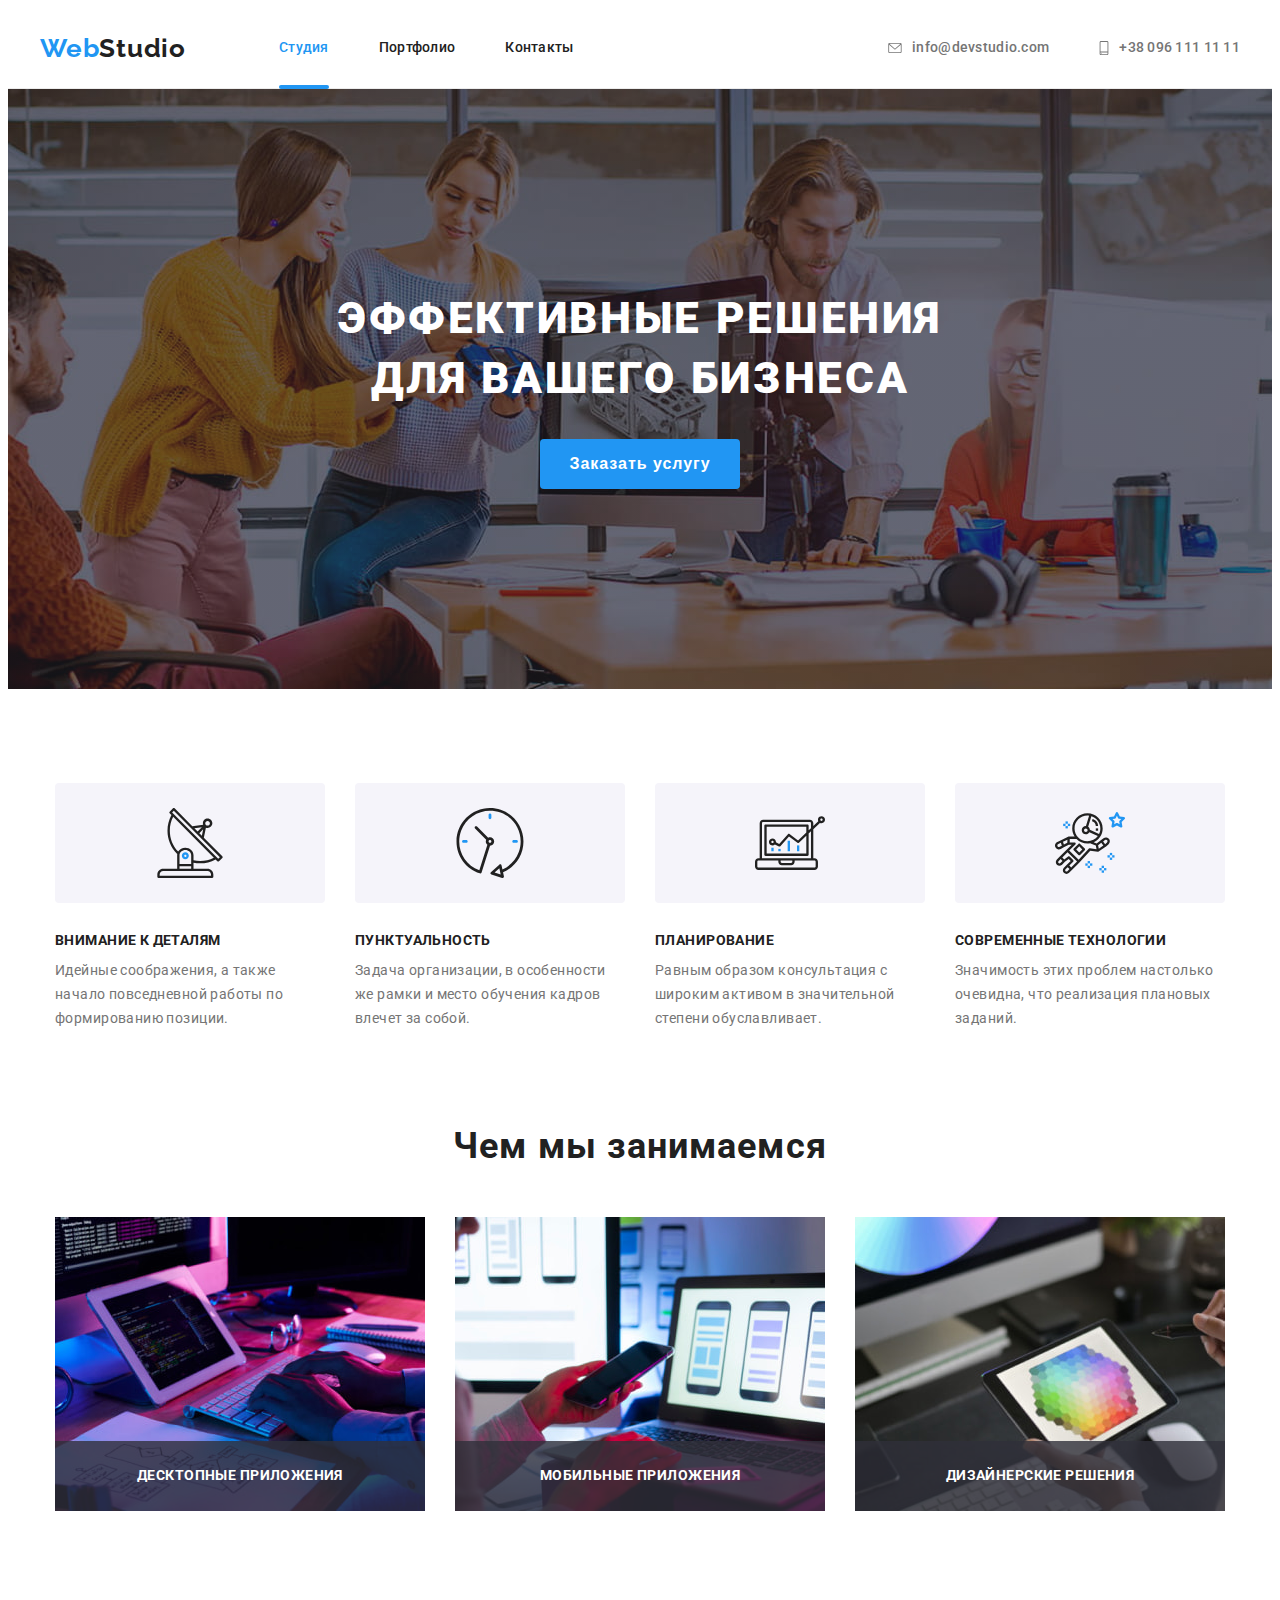
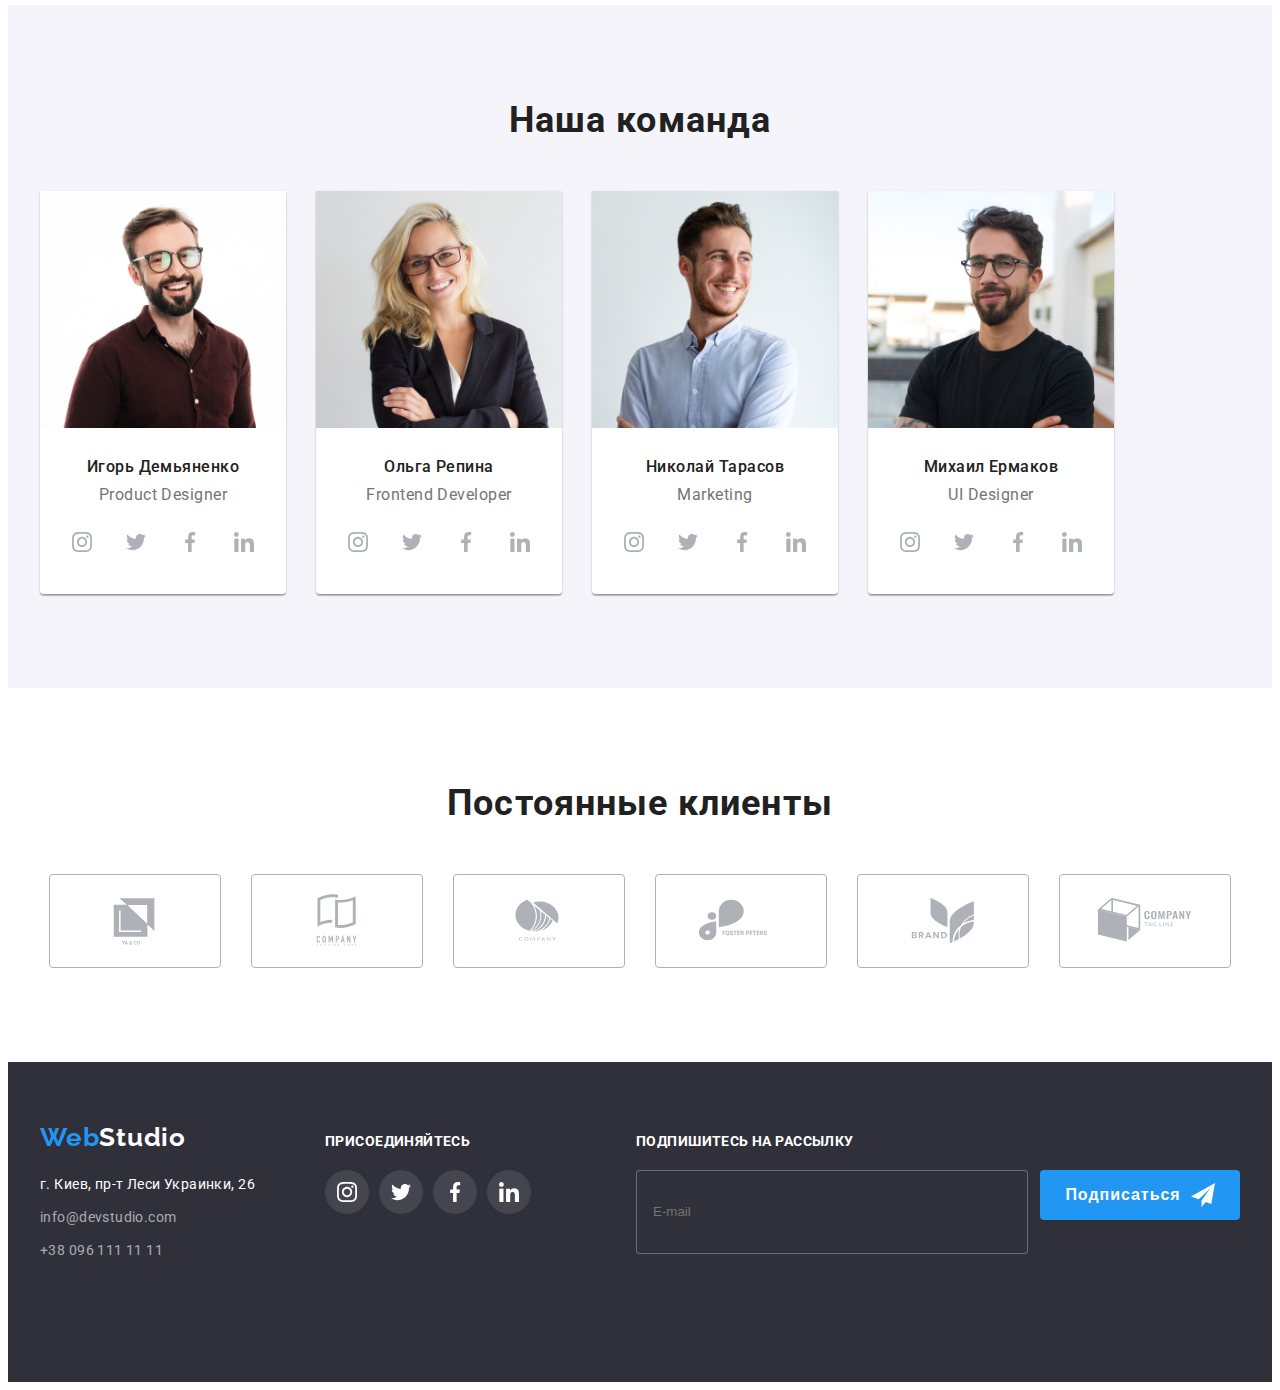
<file: index.html>
<!DOCTYPE html>
<html lang="ru">
  <head>
    <meta charset="UTF-8" />
    <meta http-equiv="X-UA-Compatible" content="IE=edge" />
    <meta name="viewport" content="width=device-width, initial-scale=1.0" />
    <title>Веб-студия</title>
    <link rel="preconnect" href="https://fonts.googleapis.com" />
    <link rel="preconnect" href="https://fonts.gstatic.com" crossorigin />
    <link
      href="https://fonts.googleapis.com/css2?family=Raleway:wght@700&family=Roboto:wght@400;500;700;900&display=swap"
      rel="stylesheet"
    />
    <link
      rel="stylesheet"
      href="https://cdnjs.cloudflare.com/ajax/libs/modern-normalize/1.1.0/modern-normalize.min.css"
      integrity="sha512-wpPYUAdjBVSE4KJnH1VR1HeZfpl1ub8YT/NKx4PuQ5NmX2tKuGu6U/JRp5y+Y8XG2tV+wKQpNHVUX03MfMFn9Q=="
      crossorigin="anonymous"
      referrerpolicy="no-referrer"
    />
    <link rel="stylesheet" href="./css/main.min.css" />
  </head>

  <body>
    <!--HEADER-->
    <header class="header section-align">
      <div class="container header__container">
        <nav class="navigation">
          <a class="logo link" href="./index.html"
            >Web<span class="logo__content-black">Studio</span></a
          >
          <ul class="menu list">
            <li class="menu__item">
              <a class="menu__link link current" href="./index.html">Студия</a>
            </li>
            <li class="menu__item">
              <a class="menu__link link" href="./portfolio.html">Портфолио</a>
            </li>
            <li class="menu__item">
              <a class="menu__link link" href="">Контакты</a>
            </li>
          </ul>
        </nav>

        <button class="mobile-menu-btn" data-menu-open>
          <svg class="mobile-menu-btn__icon" width="40" height="40">
            <use href="./images/icons.svg#burger"></use>
          </svg>
        </button>
        <ul class="header__contacts list">
          <li class="contact__item">
            <a class="contact__link link" href="mailto:info@devstudio.com">
              <svg class="contact__icon contact__icon--mail" width="16" height="12">
                <use href="./images/icons.svg#envelope"></use>
              </svg>
              info@devstudio.com</a
            >
          </li>
          <li class="contact__item">
            <a class="contact__link link" href="tel:+380961111111">
              <svg class="contact__icon contact__icon--number" width="10" height="16">
                <use href="./images/icons.svg#smartphone"></use>
              </svg>
              +38 096 111 11 11</a
            >
          </li>
        </ul>
      </div>

      <!-- MOBILE MENU -->
      <div class="mobile-menu" data-menu>
        <div class="container mobile-menu__container">
          <button class="mobile-menu__close-btn" data-menu-close type="button">
            <svg class="mobile-menu_close-icon" width="40" height="40">
              <use href="./images/icons.svg#close"></use>
            </svg>
          </button>
          <ul class="mobile-menu__nav list">
            <li class="mobile-menu__nav-item">
              <a href="./index.html" class="mobile-menu__nav-link link current">Студия</a>
            </li>
            <li class="mobile-menu__nav-item">
              <a href="./portfolio.html" class="mobile-menu__nav-link link">Портфолио</a>
            </li>
            <li class="mobile-menu__nav-item">
              <a href="" class="mobile-menu__nav-link link">Контакты</a>
            </li>
          </ul>
          <div class="mobile-menu__contacts">
            <a class="mobile-menu__tel link" href="tel:+380961111111">+38 096 111 11 11</a>
            <a class="mobile-menu__mail link" href="mailto:info@devstudio.com"
              >info@devstudio.com</a
            >
          </div>
          <ul class="mobile-menu__social-list list">
            <li class="mobile-menu__social-item">
              <a href="" class="mobile-menu__social-link link">Instagram</a>
            </li>
            <li class="mobile-menu__social-item">
              <a href="" class="mobile-menu__social-link link">Twitter</a>
            </li>
            <li class="mobile-menu__social-item">
              <a href="" class="mobile-menu__social-link link">Facebook</a>
            </li>
            <li class="mobile-menu__social-item">
              <a href="" class="mobile-menu__social-link link">LinkedIn</a>
            </li>
          </ul>
        </div>
      </div>
    </header>
    <!-- MAIN BLOCK -->
    <main>
      <!-- HERO SECTION -->
      <section class="hero">
        <div class="hero-container">
          <h1 class="hero__title">Эффективные решения для вашего бизнеса</h1>
          <button class="btn modal__btn" type="button" data-modal-open>Заказать услугу</button>
        </div>
      </section>

      <!-- ADVANTAGE SECTION -->
      <section class="advantage section">
        <div class="container">
          <ul class="advantage__list list">
            <li class="advantage__item">
              <div class="advantage__item-block">
                <svg class="advantage__icon" width="70" height="70">
                  <use href="./images/icons.svg#antenna"></use>
                </svg>
              </div>
              <h3 class="header-item advantage__header">Внимание к деталям</h3>
              <p class="advantage__text">
                Идейные соображения, а также начало повседневной работы по формированию позиции.
              </p>
            </li>
            <li class="advantage__item">
              <div class="advantage__item-block">
                <svg class="advantage__icon" width="70" height="70">
                  <use href="./images/icons.svg#clock"></use>
                </svg>
              </div>
              <h3 class="header-item advantage__header">Пунктуальность</h3>
              <p class="advantage__text">
                Задача организации, в особенности же рамки и место обучения кадров влечет за собой.
              </p>
            </li>
            <li class="advantage__item">
              <div class="advantage__item-block">
                <svg class="advantage__icon" width="70" height="70">
                  <use href="./images/icons.svg#diagram"></use>
                </svg>
              </div>
              <h3 class="header-item advantage__header">Планирование</h3>
              <p class="advantage__text">
                Равным образом консультация с широким активом в значительной степени обуславливает.
              </p>
            </li>
            <li class="advantage__item">
              <div class="advantage__item-block">
                <svg class="advantage__icon" width="70" height="70">
                  <use href="./images/icons.svg#astronaut"></use>
                </svg>
              </div>
              <h3 class="header-item advantage__header">Современные технологии</h3>
              <p class="advantage__text">
                Значимость этих проблем настолько очевидна, что реализация плановых заданий.
              </p>
            </li>
          </ul>
        </div>
      </section>

      <!-- SERVICES SECTION -->
      <section class="services">
        <div class="container">
          <h2 class="title">Чем мы занимаемся</h2>
          <ul class="services__list list">
            <li class="services__item">
              <div class="services__block">
                <picture class="team_picture">
                  <source
                    srcset="
                      ./images/services/services-img-1.jpg    1x,
                      ./images/services/services-img-1@2x.jpg 2x
                    "
                    media="(min-width: 1200px)"
                  />
                  <img
                    src="./images/services/services-img-1.jpg"
                    alt="Работает на ноутбуке с телефоном"
                  />
                </picture>
                <h3 class="header-item services__block-header">Десктопные приложения</h3>
              </div>
            </li>
            <li class="services__item">
              <div class="services__block">
                <picture class="team_picture">
                  <source
                    srcset="
                      ./images/services/services-img-2.jpg    1x,
                      ./images/services/services-img-2@2x.jpg 2x
                    "
                    media="(min-width: 1200px)"
                  />
                  <img
                    src="./images/services/services-img-2.jpg"
                    alt="Работает на ноутбуке с телефоном"
                  />
                </picture>
                <h3 class="header-item services__block-header">Мобильные приложения</h3>
              </div>
            </li>
            <li class="services__item">
              <div class="services__block">
                <picture class="team_picture">
                  <source
                    srcset="
                      ./images/services/services-img-3.jpg    1x,
                      ./images/services/services-img-3@2x.jpg 2x
                    "
                    media="(min-width: 1200px)"
                  />
                  <img
                    src="./images/services/services-img-3.jpg"
                    alt="Работает на ноутбуке с телефоном"
                  />
                </picture>
                <h3 class="header-item services__block-header">Дизайнерские решения</h3>
              </div>
            </li>
          </ul>
        </div>
      </section>

      <!-- OUR TEAM SECTION -->
      <section class="our-team section">
        <div class="container">
          <h2 class="title">Наша команда</h2>
          <ul class="our-team__list list">
            <li class="our-team__item">
              <picture class="team_picture">
                <source
                  srcset="
                    ./images/our-team/igor-demyanenko.jpg    1x,
                    ./images/our-team/igor-demyanenko@2x.jpg 2x
                  "
                  media="(min-width: 1200px)"
                />
                <source
                  srcset="
                    ./images/our-team/igor-demyanenko-tab.jpg    1x,
                    ./images/our-team/igor-demyanenko-tab@2x.jpg 2x
                  "
                  media="(min-width: 768px)"
                />
                <source
                  srcset="
                    ./images/our-team/igor-demyanenko-mob.jpg    1x,
                    ./images/our-team/igor-demyanenko-mob@2x.jpg 2x
                  "
                  media="(max-width: 767px)"
                />
                <img
                  class="photo"
                  src="./images/our-team/igor-demyanenko.jpg"
                  alt="Игорь Демьяненко"
                />
              </picture>
              <div class="team__content">
                <h3 class="team__name">Игорь Демьяненко</h3>
                <p class="team__profession" lang="en">Product Designer</p>
                <ul class="team__social-list list">
                  <li class="team__social-item">
                    <a href="" class="social-link team__social-link">
                      <svg class="team__social-icon" width="20" height="20">
                        <use href="./images/icons.svg#instagram"></use>
                      </svg>
                    </a>
                  </li>
                  <li class="team__social-item">
                    <a href="" class="social-link team__social-link">
                      <svg class="team__social-icon" width="20" height="20">
                        <use href="./images/icons.svg#twitter"></use>
                      </svg>
                    </a>
                  </li>
                  <li class="team__social-item">
                    <a href="" class="social-link team__social-link">
                      <svg class="team__social-icon" width="20" height="20">
                        <use href="./images/icons.svg#facebook"></use>
                      </svg>
                    </a>
                  </li>
                  <li class="team__social-item">
                    <a href="" class="social-link team__social-link">
                      <svg class="team__social-icon" width="20" height="20">
                        <use href="./images/icons.svg#linkedin"></use>
                      </svg>
                    </a>
                  </li>
                </ul>
              </div>
            </li>
            <li class="our-team__item">
              <picture class="team_picture">
                <source
                  srcset="
                    ./images/our-team/olga-repina.jpg    1x,
                    ./images/our-team/olga-repina@2x.jpg 2x
                  "
                  media="(min-width: 1200px)"
                />
                <source
                  srcset="
                    ./images/our-team/olga-repina-tab.jpg    1x,
                    ./images/our-team/olga-repina-tab@2x.jpg 2x
                  "
                  media="(min-width: 768px)"
                />
                <source
                  srcset="
                    ./images/our-team/olga-repina-mob.jpg    1x,
                    ./images/our-team/olga-repina-mob@2x.jpg 2x
                  "
                  media="(max-width: 767px)"
                />
                <img class="photo" src="./images/our-team/olga-repina.jpg" alt="Ольга Репина" />
              </picture>
              <div class="team__content">
                <h3 class="team__name">Ольга Репина</h3>
                <p class="team__profession" lang="en">Frontend Developer</p>
                <ul class="team__social-list list">
                  <li class="team__social-item">
                    <a href="" class="social-link team__social-link">
                      <svg class="team__social-icon" width="20" height="20">
                        <use href="./images/icons.svg#instagram"></use>
                      </svg>
                    </a>
                  </li>
                  <li class="team__social-item">
                    <a href="" class="social-link team__social-link">
                      <svg class="team__social-icon" width="20" height="20">
                        <use href="./images/icons.svg#twitter"></use>
                      </svg>
                    </a>
                  </li>
                  <li class="team__social-item">
                    <a href="" class="social-link team__social-link">
                      <svg class="team__social-icon" width="20" height="20">
                        <use href="./images/icons.svg#facebook"></use>
                      </svg>
                    </a>
                  </li>
                  <li class="team__social-item">
                    <a href="" class="social-link team__social-link">
                      <svg class="team__social-icon" width="20" height="20">
                        <use href="./images/icons.svg#linkedin"></use>
                      </svg>
                    </a>
                  </li>
                </ul>
              </div>
            </li>
            <li class="our-team__item">
              <picture class="team_picture">
                <source
                  srcset="
                    ./images/our-team/nikolay-tarasov.jpg    1x,
                    ./images/our-team/nikolay-tarasov@2x.jpg 2x
                  "
                  media="(min-width: 1200px)"
                />
                <source
                  srcset="
                    ./images/our-team/nikolay-tarasov-tab.jpg    1x,
                    ./images/our-team/nikolay-tarasov-tab@2x.jpg 2x
                  "
                  media="(min-width: 768px)"
                />
                <source
                  srcset="
                    ./images/our-team/nikolay-tarasov-mob.jpg    1x,
                    ./images/our-team/nikolay-tarasov-mob@2x.jpg 2x
                  "
                  media="(max-width: 767px)"
                />
                <img
                  class="photo"
                  src="./images/our-team/nikolay-tarasov.jpg"
                  alt="Николай Тарасов"
                />
              </picture>
              <div class="team__content">
                <h3 class="team__name">Николай Тарасов</h3>
                <p class="team__profession" lang="en">Marketing</p>
                <ul class="team__social-list list">
                  <li class="team__social-item">
                    <a href="" class="social-link team__social-link">
                      <svg class="team__social-icon" width="20" height="20">
                        <use href="./images/icons.svg#instagram"></use>
                      </svg>
                    </a>
                  </li>
                  <li class="team__social-item">
                    <a href="" class="social-link team__social-link">
                      <svg class="team__social-icon" width="20" height="20">
                        <use href="./images/icons.svg#twitter"></use>
                      </svg>
                    </a>
                  </li>
                  <li class="team__social-item">
                    <a href="" class="social-link team__social-link">
                      <svg class="team__social-icon" width="20" height="20">
                        <use href="./images/icons.svg#facebook"></use>
                      </svg>
                    </a>
                  </li>
                  <li class="team__social-item">
                    <a href="" class="social-link team__social-link">
                      <svg class="team__social-icon" width="20" height="20">
                        <use href="./images/icons.svg#linkedin"></use>
                      </svg>
                    </a>
                  </li>
                </ul>
              </div>
            </li>
            <li class="our-team__item">
              <picture class="team_picture">
                <source
                  srcset="
                    ./images/our-team/mikhail-yermakov.jpg    1x,
                    ./images/our-team/mikhail-yermakov@2x.jpg 2x
                  "
                  media="(min-width: 1200px)"
                />
                <source
                  srcset="
                    ./images/our-team/mikhail-yermakov-tab.jpg    1x,
                    ./images/our-team/mikhail-yermakov-tab@2x.jpg 2x
                  "
                  media="(min-width: 768px)"
                />
                <source
                  srcset="
                    ./images/our-team/mikhail-yermakov-mob.jpg    1x,
                    ./images/our-team/mikhail-yermakov-mob@2x.jpg 2x
                  "
                  media="(max-width: 767px)"
                />
                <img
                  class="photo"
                  src="./images/our-team/mikhail-yermakov.jpg"
                  alt="Михаил Ермаков"
                />
              </picture>
              <div class="team__content">
                <h3 class="team__name">Михаил Ермаков</h3>
                <p class="team__profession" lang="en">UI Designer</p>
                <ul class="team__social-list list">
                  <li class="team__social-item">
                    <a href="" class="social-link team__social-link">
                      <svg class="team__social-icon" width="20" height="20">
                        <use href="./images/icons.svg#instagram"></use>
                      </svg>
                    </a>
                  </li>
                  <li class="team__social-item">
                    <a href="" class="social-link team__social-link">
                      <svg class="team__social-icon" width="20" height="20">
                        <use href="./images/icons.svg#twitter"></use>
                      </svg>
                    </a>
                  </li>
                  <li class="team__social-item">
                    <a href="" class="social-link team__social-link">
                      <svg class="team__social-icon" width="20" height="20">
                        <use href="./images/icons.svg#facebook"></use>
                      </svg>
                    </a>
                  </li>
                  <li class="team__social-item">
                    <a href="" class="social-link team__social-link">
                      <svg class="team__social-icon" width="20" height="20">
                        <use href="./images/icons.svg#linkedin"></use>
                      </svg>
                    </a>
                  </li>
                </ul>
              </div>
            </li>
          </ul>
        </div>
      </section>

      <!-- CLIENTS -->
      <section class="clients section">
        <div class="container">
          <h2 class="title">Постоянные клиенты</h2>
          <ul class="clients__list list">
            <li class="client__item">
              <a href="" class="client__link">
                <svg class="client__icon" width="106" height="60">
                  <use href="./images/icons.svg#logo-1"></use>
                </svg>
              </a>
            </li>
            <li class="client__item">
              <a href="" class="client__link">
                <svg class="client__icon" width="106" height="60">
                  <use href="./images/icons.svg#logo-2"></use>
                </svg>
              </a>
            </li>
            <li class="client__item">
              <a href="" class="client__link">
                <svg class="client__icon" width="106" height="60">
                  <use href="./images/icons.svg#logo-3"></use>
                </svg>
              </a>
            </li>
            <li class="client__item">
              <a href="" class="client__link">
                <svg class="client__icon" width="106" height="60">
                  <use href="./images/icons.svg#logo-4"></use>
                </svg>
              </a>
            </li>
            <li class="client__item">
              <a href="" class="client__link">
                <svg class="client__icon" width="106" height="60">
                  <use href="./images/icons.svg#logo-5"></use>
                </svg>
              </a>
            </li>
            <li class="client__item">
              <a href="" class="client__link">
                <svg class="client__icon" width="106" height="60">
                  <use href="./images/icons.svg#logo-6"></use>
                </svg>
              </a>
            </li>
          </ul>
        </div>
      </section>
    </main>

    <!-- FOOTER -->
    <footer class="footer">
      <div class="container footer__container">
        <div class="footer__container-tab">
          <div class="footer__block">
            <div class="footer__block-logo">
              <a class="logo link" href="./index.html"
                >Web<span class="logo__content-white">Studio</span></a
              >
            </div>
            <address class="footer__contacts">
              <ul class="footer-contacts__list list">
                <li class="footer-contact__item">
                  <a
                    class="footer-address__link link"
                    href=""
                    target="_blank"
                    rel="noopener noreferrer"
                  >
                    г. Киев, пр-т Леси Украинки, 26</a
                  >
                </li>
                <li class="footer-contact__item">
                  <a class="footer-contact__link link" href="mailto:info@devstudio.com"
                    >info@devstudio.com</a
                  >
                </li>
                <li class="footer-contact__item">
                  <a class="footer-contact__link link" href="tel:+380961111111"
                    >+38 096 111 11 11</a
                  >
                </li>
              </ul>
            </address>
          </div>

          <div class="footer-social__block">
            <h3 class="header-item footer__header">присоединяйтесь</h3>
            <ul class="footer-social__list list">
              <li class="footer-social__item">
                <a href="" class="social-link footer-social__link">
                  <svg class="footer-social__icon" width="20" height="20">
                    <use href="./images/icons.svg#instagram"></use>
                  </svg>
                </a>
              </li>
              <li class="footer-social__item">
                <a href="" class="social-link footer-social__link">
                  <svg class="footer-social__icon" width="20" height="20">
                    <use href="./images/icons.svg#twitter"></use>
                  </svg>
                </a>
              </li>
              <li class="footer-social__item">
                <a href="" class="social-link footer-social__link">
                  <svg class="footer-social__icon" width="20" height="20">
                    <use href="./images/icons.svg#facebook"></use>
                  </svg>
                </a>
              </li>
              <li class="footer-social__item">
                <a href="" class="social-link footer-social__link">
                  <svg class="footer-social__icon" width="20" height="20">
                    <use href="./images/icons.svg#linkedin"></use>
                  </svg>
                </a>
              </li>
            </ul>
          </div>
        </div>

        <div class="subscription__block">
          <h3 class="header-item footer__header">подпишитесь на рассылку</h3>
          <form class="subscription__form">
            <input
              class="subscription__input"
              type="email"
              name="sub_user_email"
              placeholder="E-mail"
            />
            <button class="btn subscription__btn" type="submit">
              Подписаться
              <svg class="subscription__icon" width="24" height="24">
                <use href="./images/icons.svg#plane"></use>
              </svg>
            </button>
          </form>
        </div>
      </div>
    </footer>

    <!-- CONTACT MODAL -->
    <div class="backdrop is-hidden" data-modal>
      <div class="modal">
        <button class="modal-btn__close" type="button" data-modal-close>
          <svg class="modal-btn__icon" width="18" height="18">
            <use href="./images/icons.svg#close"></use>
          </svg>
        </button>
        <form class="contact-form">
          <p class="contact-form__appeal">Оставьте свои данные, мы вам перезвоним</p>
          <label class="contact-form__field">
            <span class="contact-form__span">Имя</span>
            <span class="contact-form__wrapper">
              <input
                class="contact-form__input"
                type="text"
                required
                name="user_name"
                minlength="2"
              />
              <svg class="contact-form__icon" width="18" height="18">
                <use href="./images/icons.svg#person"></use>
              </svg>
            </span>
          </label>
          <label class="contact-form__field">
            <span class="contact-form__span">Телефон</span>
            <span class="contact-form__wrapper">
              <input
                class="contact-form__input"
                type="tel"
                required
                name="user_phone_number"
                pattern="[0-9]{3}[0-9]{3}[0-9]{2}[0-9]{2}"
                title="(700)1234567"
              />
              <svg class="contact-form__icon" width="18" height="18">
                <use href="./images/icons.svg#phone"></use>
              </svg>
            </span>
          </label>
          <label class="contact-form__field">
            <span class="contact-form__span">Почта</span>
            <span class="contact-form__wrapper">
              <input class="contact-form__input" type="email" required name="user_email" />
              <svg class="contact-form__icon" width="18" height="18">
                <use href="./images/icons.svg#email"></use>
              </svg>
            </span>
          </label>
          <label class="contact-form__field">
            <span class="contact-form__span">Комментарий</span>
            <textarea
              class="contact-form__message"
              name="user_massage"
              placeholder="Введите текст"
            ></textarea>
          </label>
          <input
            class="contact-form__checkbox visually-hidden"
            id="checkbox-policy"
            type="checkbox"
            name="user_policy"
            required
          />
          <label class="checkbox__label" for="checkbox-policy">
            <span class="checkbox__policy">
              Соглашаюсь с рассылкой и принимаю&nbsp;
              <a href="" class="checkbox__link link">Условия договора</a>
            </span>
          </label>
          <button class="btn contact-form__btn" type="submit">Отправить</button>
        </form>
      </div>
    </div>
    <script src="./js/modal.js"></script>
    <script src="./js/mobile-menu.js"></script>
  </body>
</html>
</file>
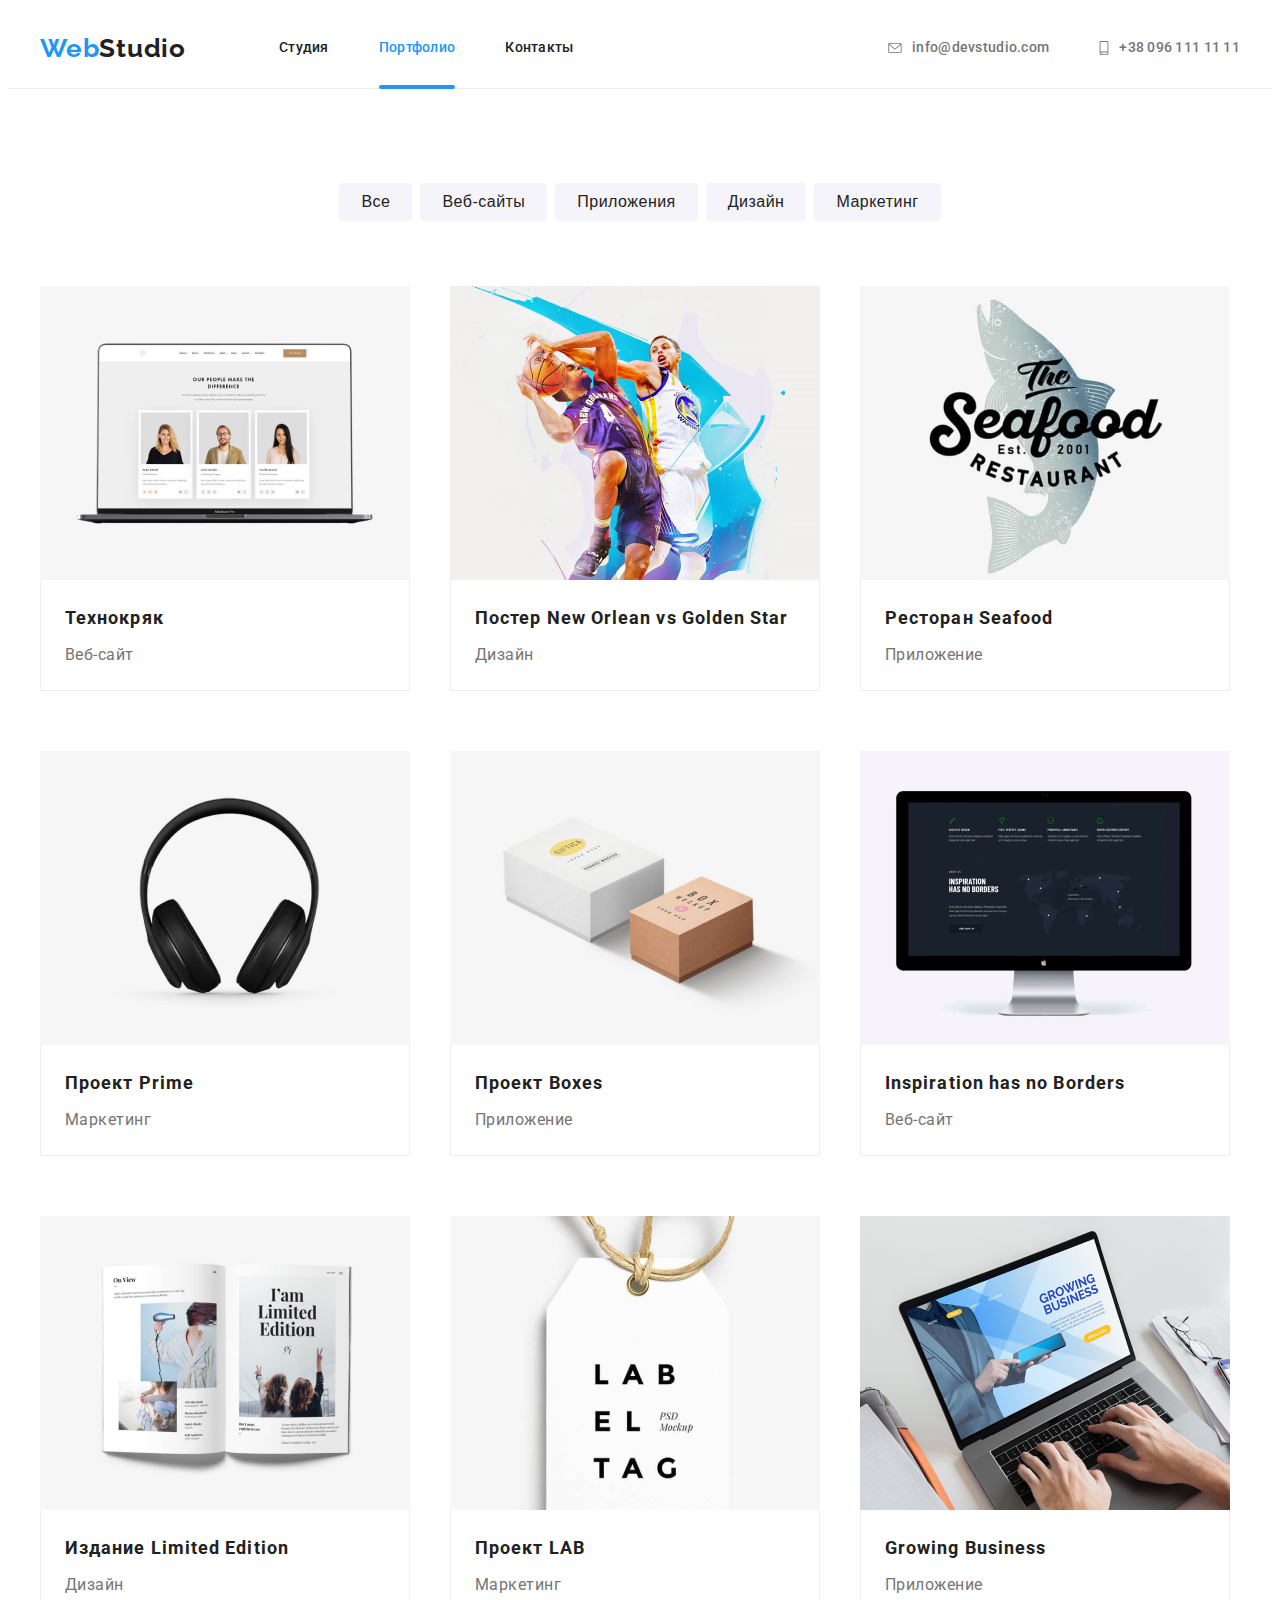
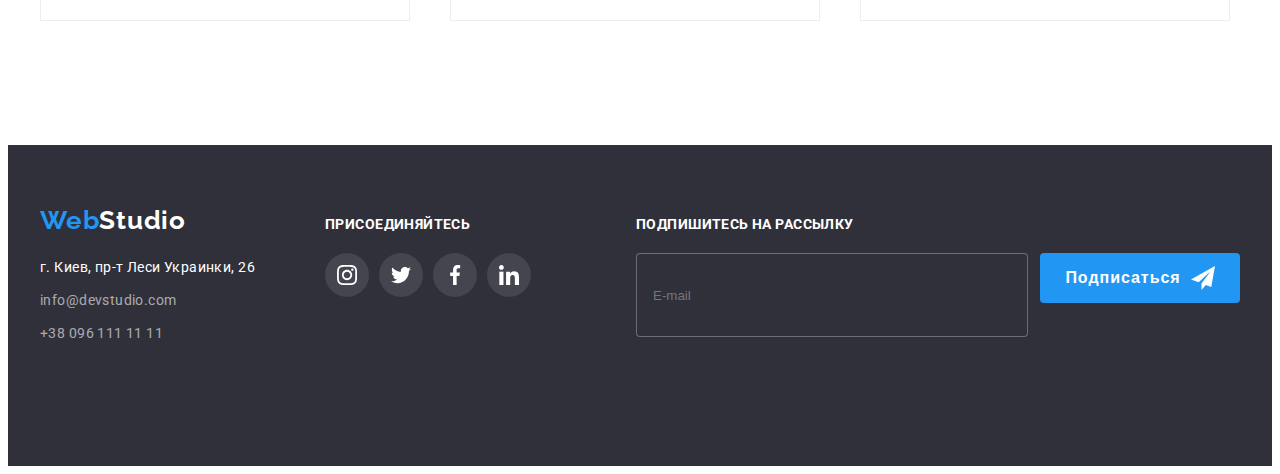
<file: portfolio.html>
<!DOCTYPE html>
<html lang="ru">

<head>
  <meta charset="UTF-8" />
  <meta http-equiv="X-UA-Compatible" content="IE=edge" />
  <meta name="viewport" content="width=device-width, initial-scale=1.0" />
  <title>Портфолио</title>
  <link rel="preconnect" href="https://fonts.googleapis.com" />
  <link rel="preconnect" href="https://fonts.gstatic.com" crossorigin />
  <link href="https://fonts.googleapis.com/css2?family=Raleway:wght@700&family=Roboto:wght@400;500;700;900&display=swap"
    rel="stylesheet" />
  <link rel="stylesheet" href="https://cdnjs.cloudflare.com/ajax/libs/modern-normalize/1.1.0/modern-normalize.min.css"
    integrity="sha512-wpPYUAdjBVSE4KJnH1VR1HeZfpl1ub8YT/NKx4PuQ5NmX2tKuGu6U/JRp5y+Y8XG2tV+wKQpNHVUX03MfMFn9Q=="
    crossorigin="anonymous" referrerpolicy="no-referrer" />
  <link rel="stylesheet" href="./css/main.min.css" />
</head>

<body>
  <!--HEADER-->
  <header class="header">
    <div class="container header__container">
      <nav class="navigation">
        <a class="logo link" href="./index.html">Web<span class="logo__content-black">Studio</span></a>
        <ul class="menu list">
          <li class="menu__item">
            <a class="menu__link link" href="./index.html">Студия</a>
          </li>
          <li class="menu__item">
            <a class="menu__link link current" href="./portfolio.html">Портфолио</a>
          </li>
          <li class="menu__item">
            <a class="menu__link link" href="">Контакты</a>
          </li>
        </ul>
      </nav>
      <button class="mobile-menu-btn" data-menu-open>
        <svg class="mobile-menu-btn__icon" width="40" height="40">
          <use href="./images/icons.svg#burger"></use>
        </svg>
      </button>
      <ul class="header__contacts list">
        <li class="contact__item">
          <a class="contact__link link" href="mailto:info@devstudio.com">
            <svg class="contact__icon contact__icon--mail" width="16" height="12">
              <use href="./images/icons.svg#envelope"></use>
            </svg>
            info@devstudio.com</a>
        </li>
        <li class="contact__item">
          <a class="contact__link link" href="tel:+380961111111">
            <svg class="contact__icon contact__icon--number" width="10" height="16">
              <use href="./images/icons.svg#smartphone"></use>
            </svg>
            +38 096 111 11 11</a>
        </li>
      </ul>
    </div>

    <!-- MOBILE MENU -->
    <div class="mobile-menu" data-menu>
      <div class="container mobile-menu__container">
        <button class="mobile-menu__close-btn" data-menu-close type="button">
          <svg class="mobile-menu_close-icon" width="40" height="40">
            <use href="./images/icons.svg#close"></use>
          </svg>
        </button>
        <ul class="mobile-menu__nav list">
          <li class="mobile-menu__nav-item">
            <a href="./index.html" class="mobile-menu__nav-link link">Студия</a>
          </li>
          <li class="mobile-menu__nav-item">
            <a href="./portfolio.html" class="mobile-menu__nav-link link current">Портфолио</a>
          </li>
          <li class="mobile-menu__nav-item">
            <a href="" class="mobile-menu__nav-link link">Контакты</a>
          </li>
        </ul>
        <div class="mobile-menu__contacts">
          <a class="mobile-menu__tel link" href="tel:+380961111111">+38 096 111 11 11</a>
          <a class="mobile-menu__mail link" href="mailto:info@devstudio.com">info@devstudio.com</a>
        </div>
        <ul class="mobile-menu__social-list list">
          <li class="mobile-menu__social-item">
            <a href="" class="mobile-menu__social-link link">Instagram</a>
          </li>
          <li class="mobile-menu__social-item">
            <a href="" class="mobile-menu__social-link link">Twitter</a>
          </li>
          <li class="mobile-menu__social-item">
            <a href="" class="mobile-menu__social-link link">Facebook</a>
          </li>
          <li class="mobile-menu__social-item">
            <a href="" class="mobile-menu__social-link link">LinkedIn</a>
          </li>
        </ul>
      </div>
    </div>
  </header>

  <!--PORTFOLIO PAGE-->
  <section class="porfolio section">
    <div class="container">

      <ul class="filter__list list">
        <li class="filter__item">
          <button class="filter__btn" type="button">Все</button>
        </li>
        <li class="filter__item">
          <button class="filter__btn" type="button">Веб-сайты</button>
        </li>
        <li class="filter__item">
          <button class="filter__btn" type="button">Приложения</button>
        </li>
        <li class="filter__item">
          <button class="filter__btn" type="button">Дизайн</button>
        </li>
        <li class="filter__item">
          <button class="filter__btn" type="button">Маркетинг</button>
        </li>
      </ul>

      <ul class="projects__list list">
        <li class="project__item">
          <a class="project__link link" href="">
            <div class="portfolio">
              <picture class="team_picture">
                <source srcset="./images/portfolio/portfolio-img-1.jpg 1x, ./images/portfolio/portfolio-img-1@2x.jpg 2x"
                  media="(min-width: 1200px)">
                <source
                  srcset="./images/portfolio/portfolio-img-1-tab.jpg 1x, ./images/portfolio/portfolio-img-1-tab@2x.jpg 2x"
                  media="(min-width: 768px)">
                <source
                  srcset="./images/portfolio/portfolio-img-1-mob.jpg 1x, ./images/portfolio/portfolio-img-1-mob@2x.jpg 2x"
                  media="(max-width: 767px)">
                <img class="portfolio__img" src="./images/portfolio/portfolio-img-1.jpg"
                  alt="Веб-сайт Технокряк на экране ноутбука" />
              </picture>
              <p class="portfolio__text-overlay">
                Ресурс предлагает комплексные предложения с разным уровнем функционала и сервисов.
                Все это позволит посетителю получить исчерпывающие сведения о компании или частном
                лице.
              </p>
            </div>
            <div class="project__block">
              <h3 class="project__title">Технокряк</h3>
              <p class="project__type">Веб-сайт</p>
            </div>
          </a>
        </li>
        <li class="project__item">
          <a class="project__link link" href="">
            <div class="portfolio">
              <picture class="team_picture">
                <source srcset="./images/portfolio/portfolio-img-2.jpg 1x, ./images/portfolio/portfolio-img-2@2x.jpg 2x"
                  media="(min-width: 1200px)">
                <source
                  srcset="./images/portfolio/portfolio-img-2-tab.jpg 1x, ./images/portfolio/portfolio-img-2-tab@2x.jpg 2x"
                  media="(min-width: 768px)">
                <source
                  srcset="./images/portfolio/portfolio-img-2-mob.jpg 1x, ./images/portfolio/portfolio-img-2-mob@2x.jpg 2x"
                  media="(max-width: 767px)">
                <img class="portfolio__img" src="./images/portfolio/portfolio-img-2.jpg"
                  alt="Дизайн постера New Orlean vs Golden Star" />
              </picture>
              <p class="portfolio__text-overlay">
                Ресурс предлагает комплексные предложения с разным уровнем функционала и сервисов.
                Все это позволит посетителю получить исчерпывающие сведения о компании или частном
                лице.
              </p>
            </div>
            <div class="project__block">
              <h3 class="project__title">Постер New Orlean vs Golden Star</h3>
              <p class="project__type">Дизайн</p>
            </div>
          </a>
        </li>
        <li class="project__item">
          <a class="project__link link" href="">
            <div class="portfolio">
              <picture class="team_picture">
                <source srcset="./images/portfolio/portfolio-img-3.jpg 1x, ./images/portfolio/portfolio-img-3@2x.jpg 2x"
                  media="(min-width: 1200px)">
                <source
                  srcset="./images/portfolio/portfolio-img-3-tab.jpg 1x, ./images/portfolio/portfolio-img-3-tab@2x.jpg 2x"
                  media="(min-width: 768px)">
                <source
                  srcset="./images/portfolio/portfolio-img-3-mob.jpg 1x, ./images/portfolio/portfolio-img-3-mob@2x.jpg 2x"
                  media="(max-width: 767px)">
                <img class="portfolio__img" src="./images/portfolio/portfolio-img-3.jpg"
                  alt="Логотип ресторана Seafood" />
              </picture>
              <p class="portfolio__text-overlay">
                Ресурс предлагает комплексные предложения с разным уровнем функционала и сервисов.
                Все это позволит посетителю получить исчерпывающие сведения о компании или частном
                лице.
              </p>
            </div>
            <div class="project__block">
              <h3 class="project__title">Ресторан Seafood</h3>
              <p class="project__type">Приложение</p>
            </div>
          </a>
        </li>
        <li class="project__item">
          <a class="project__link link" href="">
            <div class="portfolio">
              <picture class="team_picture">
                <source srcset="./images/portfolio/portfolio-img-4.jpg 1x, ./images/portfolio/portfolio-img-4@2x.jpg 2x"
                  media="(min-width: 1200px)">
                <source
                  srcset="./images/portfolio/portfolio-img-4-tab.jpg 1x, ./images/portfolio/portfolio-img-4-tab@2x.jpg 2x"
                  media="(min-width: 768px)">
                <source
                  srcset="./images/portfolio/portfolio-img-4-mob.jpg 1x, ./images/portfolio/portfolio-img-4-mob@2x.jpg 2x"
                  media="(max-width: 767px)">
                <img class="portfolio__img" src="./images/portfolio/portfolio-img-4.jpg" alt="Наушники проект Prime" />
              </picture>
              <p class="portfolio__text-overlay">
                Ресурс предлагает комплексные предложения с разным уровнем функционала и сервисов.
                Все это позволит посетителю получить исчерпывающие сведения о компании или частном
                лице.
              </p>
            </div>
            <div class="project__block">
              <h3 class="project__title">Проект Prime</h3>
              <p class="project__type">Маркетинг</p>
            </div>
          </a>
        </li>
        <li class="project__item">
          <a class="project__link link" href="">
            <div class="portfolio">
              <picture class="team_picture">
                <source srcset="./images/portfolio/portfolio-img-5.jpg 1x, ./images/portfolio/portfolio-img-5@2x.jpg 2x"
                  media="(min-width: 1200px)">
                <source
                  srcset="./images/portfolio/portfolio-img-5-tab.jpg 1x, ./images/portfolio/portfolio-img-5-tab@2x.jpg 2x"
                  media="(min-width: 768px)">
                <source
                  srcset="./images/portfolio/portfolio-img-5-mob.jpg 1x, ./images/portfolio/portfolio-img-5-mob@2x.jpg 2x"
                  media="(max-width: 767px)">
                <img class="portfolio__img" src="./images/portfolio/portfolio-img-5.jpg" alt="Коробки проект Boxes" />
              </picture>
              <p class="portfolio__text-overlay">
                Ресурс предлагает комплексные предложения с разным уровнем функционала и сервисов.
                Все это позволит посетителю получить исчерпывающие сведения о компании или частном
                лице.
              </p>
            </div>
            <div class="project__block">
              <h3 class="project__title">Проект Boxes</h3>
              <p class="project__type">Приложение</p>
            </div>
          </a>
        </li>
        <li class="project__item">
          <a class="project__link link" href="">
            <div class="portfolio">
              <picture class="team_picture">
                <source srcset="./images/portfolio/portfolio-img-6.jpg 1x, ./images/portfolio/portfolio-img-6@2x.jpg 2x"
                  media="(min-width: 1200px)">
                <source
                  srcset="./images/portfolio/portfolio-img-6-tab.jpg 1x, ./images/portfolio/portfolio-img-6-tab@2x.jpg 2x"
                  media="(min-width: 768px)">
                <source
                  srcset="./images/portfolio/portfolio-img-6-mob.jpg 1x, ./images/portfolio/portfolio-img-6-mob@2x.jpg 2x"
                  media="(max-width: 767px)">
                <img class="portfolio__img" src="./images/portfolio/portfolio-img-6.jpg"
                  alt="Веб-сайт Inspiration has no Borders на экране монитора" />
              </picture>
              <p class="portfolio__text-overlay">
                Ресурс предлагает комплексные предложения с разным уровнем функционала и сервисов.
                Все это позволит посетителю получить исчерпывающие сведения о компании или частном
                лице.
              </p>
            </div>
            <div class="project__block">
              <h3 class="project__title">Inspiration has no Borders</h3>
              <p class="project__type">Веб-сайт</p>
            </div>
          </a>
        </li>
        <li class="project__item">
          <a class="project__link link" href="">
            <div class="portfolio">
              <picture class="team_picture">
                <source srcset="./images/portfolio/portfolio-img-7.jpg 1x, ./images/portfolio/portfolio-img-7@2x.jpg 2x"
                  media="(min-width: 1200px)">
                <source
                  srcset="./images/portfolio/portfolio-img-7-tab.jpg 1x, ./images/portfolio/portfolio-img-7-tab@2x.jpg 2x"
                  media="(min-width: 768px)">
                <source
                  srcset="./images/portfolio/portfolio-img-7-mob.jpg 1x, ./images/portfolio/portfolio-img-7-mob@2x.jpg 2x"
                  media="(max-width: 767px)">
                <img class="portfolio__img" src="./images/portfolio/portfolio-img-7.jpg"
                  alt="Дизайн журнала издание Limited Edition" />
              </picture>
              <p class="portfolio__text-overlay">
                Ресурс предлагает комплексные предложения с разным уровнем функционала и сервисов.
                Все это позволит посетителю получить исчерпывающие сведения о компании или частном
                лице.
              </p>
            </div>
            <div class="project__block">
              <h3 class="project__title">Издание Limited Edition</h3>
              <p class="project__type">Дизайн</p>
            </div>
          </a>
        </li>
        <li class="project__item">
          <a class="project__link link" href="">
            <div class="portfolio">
              <picture class="team_picture">
                <source srcset="./images/portfolio/portfolio-img-8.jpg 1x, ./images/portfolio/portfolio-img-8@2x.jpg 2x"
                  media="(min-width: 1200px)">
                <source
                  srcset="./images/portfolio/portfolio-img-8-tab.jpg 1x, ./images/portfolio/portfolio-img-8-tab@2x.jpg 2x"
                  media="(min-width: 768px)">
                <source
                  srcset="./images/portfolio/portfolio-img-8-mob.jpg 1x, ./images/portfolio/portfolio-img-8-mob@2x.jpg 2x"
                  media="(max-width: 767px)">
                <img class="portfolio__img" src="./images/portfolio/portfolio-img-8.jpg"
                  alt="Логотип на бирке проект LAB" />
              </picture>
              <p class="portfolio__text-overlay">
                Ресурс предлагает комплексные предложения с разным уровнем функционала и сервисов.
                Все это позволит посетителю получить исчерпывающие сведения о компании или частном
                лице.
              </p>
            </div>
            <div class="project__block">
              <h3 class="project__title">Проект LAB</h3>
              <p class="project__type">Маркетинг</p>
            </div>
          </a>
        </li>
        <li class="project__item">
          <a class="project__link link" href="">
            <div class="portfolio">
              <picture class="team_picture">
                <source srcset="./images/portfolio/portfolio-img-9.jpg 1x, ./images/portfolio/portfolio-img-9@2x.jpg 2x"
                  media="(min-width: 1200px)">
                <source
                  srcset="./images/portfolio/portfolio-img-9-tab.jpg 1x, ./images/portfolio/portfolio-img-9-tab@2x.jpg 2x"
                  media="(min-width: 768px)">
                <source
                  srcset="./images/portfolio/portfolio-img-9-mob.jpg 1x, ./images/portfolio/portfolio-img-9-mob@2x.jpg 2x"
                  media="(max-width: 767px)">
                <img class="portfolio__img" src="./images/portfolio/portfolio-img-9.jpg"
                  alt="Макет приложения Growing Business на ноутбуке" />
              </picture>
              <p class="portfolio__text-overlay">
                Ресурс предлагает комплексные предложения с разным уровнем функционала и сервисов.
                Все это позволит посетителю получить исчерпывающие сведения о компании или частном
                лице.
              </p>
            </div>
            <div class="project__block">
              <h3 class="project__title">Growing Business</h3>
              <p class="project__type">Приложение</p>
            </div>
          </a>
        </li>
      </ul>
    </div>
  </section>
  <!--FOOTER-->
  <footer class="footer">
    <div class="container footer__container">
      <div class="footer__container-tab">
        <div class="footer__block">
          <div class="footer__block-logo">
            <a class="logo link" href="./index.html">Web<span class="logo__content-white">Studio</span></a>
          </div>
          <address class="footer__contacts">
            <ul class="footer-contacts__list list">
              <li class="footer-contact__item">
                <a class="footer-address__link link" href="" target="_blank" rel="noopener noreferrer">
                  г. Киев, пр-т Леси Украинки, 26</a>
              </li>
              <li class="footer-contact__item">
                <a class="footer-contact__link link" href="mailto:info@devstudio.com">info@devstudio.com</a>
              </li>
              <li class="footer-contact__item">
                <a class="footer-contact__link link" href="tel:+380961111111">+38 096 111 11 11</a>
              </li>
            </ul>
          </address>
        </div>

        <div class="footer-social__block">
          <h3 class="header-item footer__header">присоединяйтесь</h3>
          <ul class="footer-social__list list">
            <li class="footer-social__item">
              <a href="" class="social-link footer-social__link">
                <svg class="footer-social__icon" width="20" height="20">
                  <use href="./images/icons.svg#instagram"></use>
                </svg>
              </a>
            </li>
            <li class="footer-social__item">
              <a href="" class="social-link footer-social__link">
                <svg class="footer-social__icon" width="20" height="20">
                  <use href="./images/icons.svg#twitter"></use>
                </svg>
              </a>
            </li>
            <li class="footer-social__item">
              <a href="" class="social-link footer-social__link">
                <svg class="footer-social__icon" width="20" height="20">
                  <use href="./images/icons.svg#facebook"></use>
                </svg>
              </a>
            </li>
            <li class="footer-social__item">
              <a href="" class="social-link footer-social__link">
                <svg class="footer-social__icon" width="20" height="20">
                  <use href="./images/icons.svg#linkedin"></use>
                </svg>
              </a>
            </li>
          </ul>
        </div>
      </div>

      <div class="subscription__block">
        <h3 class="header-item footer__header">подпишитесь на рассылку</h3>
        <form class="subscription__form">
          <input class="subscription__input" type="email" name="sub_user_email" placeholder="E-mail" />
          <button class="btn subscription__btn" type="submit">
            Подписаться
            <svg class="subscription__icon" width="24" height="24">
              <use href="./images/icons.svg#plane"></use>
            </svg>
          </button>
        </form>
      </div>
    </div>
  </footer>
  <script src="./js/mobile-menu.js"></script>
</body>

</html>
</file>
<file: css/main.min.css>
:root{--primary-font-family: "Roboto", sans-serif;--secondary-font-family: "Raleway", sans-serif;--accent-color: #212121;--brand-color: #2196f3;--text-color: #757575;--hover-color: #188ce8}.visually-hidden{position:absolute;width:1px;height:1px;margin:-1px;border:0;padding:0;white-space:nowrap;clip-path:inset(100%);clip:rect(0 0 0 0);overflow:hidden}h1,h2,h3,h4,h5,h6,p{margin-top:0;margin-bottom:0}ul,ol{margin-top:0;margin-bottom:0;padding-left:0}img{display:block;width:100%}.link{text-decoration:none}.list{list-style:none}body{font-family:var(--primary-font-family);color:var(--accent-color)}.container{width:100%;padding-left:15px;padding-right:15px}@media screen and (min-width: 320px){.container{min-width:320px;margin-left:auto;margin-right:auto}}@media screen and (min-width: 480px){.container{max-width:480px}}@media screen and (min-width: 768px){.container{max-width:768px}}@media screen and (min-width: 1200px){.container{max-width:1200px}}@media screen and (max-width: 1200px){.section{padding-top:60px;padding-bottom:60px}}@media screen and (min-width: 1200px){.section{padding-top:94px;padding-bottom:94px}}@media screen and (max-width: 768px){.mobile-menu{position:fixed;left:0;top:0;width:100%;height:100%;background-color:#fff;opacity:0;visibility:hidden;pointer-events:none;z-index:2}.mobile-menu.is-open{opacity:1;visibility:visible;pointer-events:auto;transition:opacity 250ms cubic-bezier(0.4, 0, 0.2, 1),visibility 250ms cubic-bezier(0.4, 0, 0.2, 1)}.mobile-menu__container{position:relative;padding-top:48px;padding-bottom:48px;padding-left:28px}.mobile-menu__close-btn{position:absolute;top:10px;right:15px;background-color:rgba(0,0,0,0);border:0;padding:0;line-height:0;transition:fill 250ms cubic-bezier(0.4, 0, 0.2, 1)}.mobile-menu__close-btn:hover,.mobile-menu__close-btn:focus{fill:var(--brand-color)}.mobile-menu__nav{margin-bottom:302px}.mobile-menu__nav .link.current{color:var(--brand-color)}.mobile-menu__nav-item:not(:last-child){margin-bottom:32px}.mobile-menu__nav-link{font-weight:500;font-size:40px;line-height:1.18;text-align:center;letter-spacing:.02em;color:var(--accent-color);transition:color 250ms cubic-bezier(0.4, 0, 0.2, 1)}.mobile-menu__nav-link:hover,.mobile-menu__nav-link:focus{color:var(--brand-color)}.mobile-menu__contacts{display:inline-block;margin-bottom:64px}.mobile-menu__tel{display:block;margin-bottom:32px;font-weight:500;font-size:34px;line-height:1.18;letter-spacing:.02em;color:var(--brand-color)}.mobile-menu__mail{display:block;font-weight:500;font-size:24px;line-height:1.17;letter-spacing:.02em;color:var(--text-color)}.mobile-menu__social-list{display:flex;flex-wrap:wrap}.mobile-menu__social-item::after{content:"";margin-left:15px;border:1px solid rgba(33,33,33,.2);transform:rotate(90deg)}.mobile-menu__social-item:last-child:after{content:"";border:none}.mobile-menu__social-item:not(:last-child){margin-right:20px}.mobile-menu__social-link{font-weight:500;font-size:18px;line-height:1.22;letter-spacing:.02em;color:var(--brand-color)}}@media screen and (min-width: 768px){.mobile-menu{display:none}}.logo{font-family:var(--secondary-font-family);font-weight:700;font-size:24px;line-height:1.17;letter-spacing:.03em;color:var(--brand-color)}.logo__content-black{color:var(--accent-color)}.logo__content-white{color:#fff}@media screen and (min-width: 1200px){.logo{font-size:26px;line-height:1.19}}.btn{min-width:200px;height:50px;border:0;border-radius:4px;font-weight:700;font-size:16px;line-height:1.88;letter-spacing:.06em;cursor:pointer;color:#fff;background-color:var(--brand-color);transition:background-color 250ms cubic-bezier(0.4, 0, 0.2, 1)}.btn:hover,.btn:focus{background-color:var(--hover-color)}.header-item{font-weight:700;font-size:14px;line-height:1.14;letter-spacing:.03em;text-transform:uppercase}.social-link{display:flex;align-items:center;justify-content:center;width:44px;height:44px;border-radius:50%}.title{font-weight:700;text-align:center;letter-spacing:.03em}@media screen and (max-width: 1200px){.title{margin-bottom:30px;font-size:28px;line-height:1.18}}@media screen and (min-width: 1200px){.title{margin-bottom:50px;font-size:36px;line-height:1.17}}.backdrop{position:fixed;top:0;left:0;width:100%;height:100%;background-color:rgba(0,0,0,.2);transition:opacity 250ms linear,visibility 250ms linear}.backdrop.is-hidden{opacity:0;visibility:hidden;pointer-events:none}.modal{position:absolute;top:50%;left:50%;transform:translate(-50%, -50%);padding:40px;background-color:#fff;box-shadow:0px 1px 3px rgba(0,0,0,.12),0px 1px 1px rgba(0,0,0,.14),0px 2px 1px rgba(0,0,0,.2);border-radius:4px}.modal-btn__close{position:absolute;top:8px;right:8px;display:flex;justify-content:center;align-items:center;width:30px;height:30px;background-color:#fff;border:1px solid rgba(0,0,0,.1);border-radius:50%;transition:fill 250ms cubic-bezier(0.4, 0, 0.2, 1)}.modal-btn__close:hover,.modal-btn__close:focus{fill:var(--brand-color)}@media screen and (min-width: 320px){.modal{width:420px;height:609px}}@media screen and (min-width: 480px){.modal{width:450px}}@media screen and (min-width: 1200px){.modal{width:528px;height:581px}}.contact-form{display:flex;flex-direction:column}.contact-form__appeal{margin-bottom:12px;font-weight:700;font-size:20px;line-height:1.15;text-align:center;letter-spacing:.03em;color:var(--accent-color)}.contact-form__span{display:block;margin-bottom:4px;font-weight:400;font-size:12px;line-height:1.17;letter-spacing:.01em;color:var(--text-color)}.contact-form__wrapper{position:relative;display:block}.contact-form__input{display:block;margin-bottom:10px;width:100%;height:40px;padding-left:42px;border:1px solid rgba(33,33,33,.2);border-radius:4px;transition:border-color 250ms cubic-bezier(0.4, 0, 0.2, 1)}.contact-form__input:focus{outline:none;border-color:var(--brand-color)}.contact-form__icon{position:absolute;left:12px;top:50%;transform:translateY(-50%);width:18px;height:18px;fill:var(--accent-color);transition:fill 250ms cubic-bezier(0.4, 0, 0.2, 1)}.contact-form__input:focus+.contact-form__icon{fill:var(--brand-color)}.contact-form__message{display:block;width:100%;height:120px;padding:12px 16px;resize:none;border:1px solid rgba(33,33,33,.2);border-radius:4px;transition:border-color 250ms cubic-bezier(0.4, 0, 0.2, 1),fill 250ms cubic-bezier(0.4, 0, 0.2, 1)}.contact-form__message:focus{outline:none;border-color:var(--brand-color)}.checkbox__label{display:flex;align-items:center;margin-top:20px;margin-bottom:30px;font-weight:400;font-size:14px;line-height:1.71;letter-spacing:.03em;color:var(--text-color)}.checkbox__label::before{display:block;width:16px;height:15px;margin-left:14px;margin-right:7px;border:1px solid var(--accent-color);border-radius:2px;cursor:pointer;content:"";transition:background-color 250ms cubic-bezier(0.4, 0, 0.2, 1),background-image 250ms cubic-bezier(0.4, 0, 0.2, 1),border 250ms cubic-bezier(0.4, 0, 0.2, 1)}.contact-form__checkbox:checked+.checkbox__label::before{background-color:var(--brand-color);background-image:url(../images/checkmark.svg);background-position:center;background-repeat:no-repeat;border:0}.contact-form__checkbox:focus+.checkbox__label::before{border:1px solid var(--brand-color)}.checkbox__policy{display:block;font-weight:400;letter-spacing:.03em;color:var(--text-color)}.checkbox__link{font-weight:400;letter-spacing:.03em;text-decoration-line:underline;color:var(--brand-color)}.contact-form__btn{align-self:center;transition:box-shadow 250ms cubic-bezier(0.4, 0, 0.2, 1)}.contact-form__btn:hover,.contact-form__btn:focus{box-shadow:0px 4px 4px rgba(0,0,0,.15)}@media screen and (max-width: 1200px){.contact-form__appeal{line-height:1.5}.checkbox__label::before{margin-left:0}.checkbox__policy{font-size:12px;line-height:1.17}.checkbox__link{font-size:12px;line-height:1.17}}@media screen and (min-width: 1200px){.checkbox__policy{font-size:14px;line-height:1.71}.checkbox__link{font-size:14px;line-height:1.71}}.header{display:flex;justify-content:center;border-bottom:1px solid #ececec}.header__container{display:flex;align-items:center;justify-content:space-between}@media screen and (max-width: 768px){.menu{display:none}.header__contacts{display:none}.mobile-menu-btn{margin-top:10px;margin-bottom:10px;background-color:rgba(0,0,0,0);border:0;padding:0;line-height:0;transition:fill 250ms cubic-bezier(0.4, 0, 0.2, 1)}.mobile-menu-btn:hover,.mobile-menu-btn:focus{fill:var(--brand-color)}}@media screen and (min-width: 768px){.header{padding-top:0;padding-bottom:0}.mobile-menu-btn{display:none}.navigation{display:flex;align-items:center}.menu{display:flex;margin-left:88px}.menu .link.current{color:var(--brand-color)}.menu__item{position:relative}.menu__item:not(:last-child){margin-right:50px}.menu__link{display:block;padding-top:32px;padding-bottom:32px;font-weight:500;font-size:14px;line-height:1.14;letter-spacing:.02em;color:var(--accent-color);transition:color 250ms cubic-bezier(0.4, 0, 0.2, 1)}.menu__link:hover,.menu__link:focus{color:var(--brand-color)}.menu__link.current::after{position:absolute;content:"";width:100%;height:4px;left:0;bottom:-1px;background:var(--brand-color);border-radius:2px}.header__contacts{display:block}.contact__item:not(:last-child){margin-bottom:10px}.contact__link{display:flex;align-items:center;font-weight:500;font-size:12px;line-height:1.17;letter-spacing:.02em;color:var(--text-color)}.contact__icon{margin-right:8px;fill:var(--text-color)}.contact__icon--mail{width:14px;height:10px}.contact__icon--number{width:10px;height:14px}}@media screen and (min-width: 1200px){.menu{margin-left:93px}.header__contacts{display:flex}.contact__item:not(:last-child){margin-right:50px;margin-bottom:0}.contact__link{font-size:14px;line-height:1.14;transition:color 250ms cubic-bezier(0.4, 0, 0.2, 1)}.contact__link:hover,.contact__link:focus{color:var(--brand-color)}.contact__icon{margin-right:10px;fill:var(--text-color);transition:fill 250ms cubic-bezier(0.4, 0, 0.2, 1)}.contact__link:hover .contact__icon,.contact__link:focus .contact__icon{fill:var(--brand-color)}}.hero{display:flex;justify-content:center}.hero-container{padding:118px 60px;background-repeat:no-repeat;background-color:#2f303a;background-position:center}.hero__title{margin-left:auto;margin-right:auto;font-weight:900;font-size:26px;line-height:1.62;text-align:center;letter-spacing:.06em;text-transform:uppercase;color:#fff;margin-bottom:30px}.modal__btn{display:block;margin-left:auto;margin-right:auto}@media screen and (max-width: 768px){.hero-container{background-image:linear-gradient(rgba(47, 48, 58, 0.4), rgba(47, 48, 58, 0.4)),url("../images/hero/hero-bg-mob.jpg");background-size:cover}}@media screen and (max-width: 768px)and (min-device-pixel-ratio: 2),screen and (max-width: 768px)and (min-resolution: 192dpi),screen and (max-width: 768px)and (min-resolution: 2dppx){.hero-container{background-image:linear-gradient(rgba(47, 48, 58, 0.4), rgba(47, 48, 58, 0.4)),url("../images/hero/hero-bg-mob@2x.jpg")}}@media screen and (min-width: 768px){.hero-container{width:768px;background-image:linear-gradient(rgba(47, 48, 58, 0.4), rgba(47, 48, 58, 0.4)),url("../images/hero/hero-bg-tab.jpg");background-size:cover,768px}}@media screen and (min-width: 768px)and (min-device-pixel-ratio: 2),screen and (min-width: 768px)and (min-resolution: 192dpi),screen and (min-width: 768px)and (min-resolution: 2dppx){.hero-container{background-image:linear-gradient(rgba(47, 48, 58, 0.4), rgba(47, 48, 58, 0.4)),url("../images/hero/hero-bg-tab@2x.jpg")}}@media screen and (min-width: 1200px){.hero-container{width:1600px;padding-top:200px;padding-bottom:200px;background-image:linear-gradient(rgba(47, 48, 58, 0.4), rgba(47, 48, 58, 0.4)),url("../images/hero/hero-bg.jpg");background-size:cover,1600px}}@media screen and (min-width: 1200px)and (min-device-pixel-ratio: 2),screen and (min-width: 1200px)and (min-resolution: 192dpi),screen and (min-width: 1200px)and (min-resolution: 2dppx){.hero-container{background-image:linear-gradient(rgba(47, 48, 58, 0.4), rgba(47, 48, 58, 0.4)),url("../images/hero/hero-bg@2x.jpg")}}@media screen and (min-width: 1200px){.hero__title{width:696px;height:120px;font-size:44px;line-height:1.36}}.advantage__item-block{display:flex;align-items:center;justify-content:center;background-color:#f5f4fa;border-radius:4px;margin-bottom:30px}.advantage__header{margin-bottom:10px}.advantage__text{font-size:14px;line-height:1.71;letter-spacing:.03em;color:var(--text-color)}@media screen and (max-width: 768px){.advantage__item{max-width:450px}.advantage__item:not(:last-child){margin-bottom:30px}.advantage__item-block{height:120px}.advantage__header{text-align:center}}@media screen and (min-width: 768px){.advantage__list{display:flex;flex-wrap:wrap;margin-top:-30px;margin-left:-30px}.advantage__item{margin-top:30px;margin-left:30px;flex-basis:calc((100% - 60px)/2)}.advantage__item-block{padding:25px 142px}}@media screen and (min-width: 1200px){.advantage__list{display:flex;justify-content:center;flex-wrap:nowrap;margin-top:0px;margin-left:0px}.advantage__item{margin-top:0px;margin-left:0px;flex-basis:0}.advantage__item:not(:nth-child(4n)){margin-right:30px}.advantage__item-block{padding:25px 100px}}@media screen and (max-width: 1200px){.services{display:none}}@media screen and (min-width: 1200px){.services{display:flex;margin-bottom:94px}.services__list{display:flex;flex-wrap:wrap;justify-content:center}.services__item:not(:nth-child(3n)){margin-right:30px}.services__block{position:relative;width:370;left:294}.services__block-header{position:absolute;bottom:0;left:0;display:flex;align-items:center;justify-content:center;width:370px;height:70px;color:#fff;background:rgba(47,48,58,.8)}}.our-team{background:#f5f4fa}.our-team__item{box-shadow:0px 1px 3px rgba(0,0,0,.12),0px 1px 1px rgba(0,0,0,.14),0px 2px 1px rgba(0,0,0,.2);border-radius:0px 0px 4px 4px}.team__content{padding:30px 20px 24px;background-color:#fff;border-radius:0px 0px 4px 4px}.team__name{margin-bottom:10px;font-weight:500;font-size:16px;line-height:1.12;text-align:center;letter-spacing:.03em}.team__profession{margin-bottom:16px;font-size:16px;line-height:1.12;text-align:center;letter-spacing:.03em;color:var(--text-color)}.team__social-list{display:flex;justify-content:center}.team__social-item:not(:last-child){margin-right:10px}.team__social-link{background-color:#fff;transition:background-color 250ms cubic-bezier(0.4, 0, 0.2, 1)}.team__social-link:hover,.team__social-link:focus{background-color:var(--brand-color)}.team__social-icon{fill:#afb1b8;fill:#afb1b8;transition:fill 250ms cubic-bezier(0.4, 0, 0.2, 1)}.team__social-link:hover .team__social-icon,.team__social-link:focus .team__social-icon{fill:#fff}@media screen and (max-width: 768px){.our-team__item{max-width:450px}.our-team__item:not(:last-child){margin-bottom:30px}}@media screen and (min-width: 768px){.our-team__list{display:flex;flex-wrap:wrap;margin-top:-30px;margin-left:-30px}.our-team__item{margin-top:30px;margin-left:30px;flex-basis:calc((100% - 60px)/2)}}@media screen and (min-width: 1200px){.our-team__list{margin-top:0;margin-left:0}.our-team__item{margin-top:0;margin-left:0;flex-basis:0}.our-team__item:not(:nth-child(4n)){margin-right:30px}.team__content{padding:30px 20px}}.clients__list{display:flex}.client__link{display:flex;align-items:center;justify-content:center;height:92px;border:1px solid #afb1b8;border-radius:4px;transition:border 250ms cubic-bezier(0.4, 0, 0.2, 1)}.client__link:hover,.client__link:focus{border:1px solid var(--brand-color)}.client__icon{fill:#afb1b8;transition:fill 250ms cubic-bezier(0.4, 0, 0.2, 1)}.client__link:hover .client__icon,.client__link:focus .client__icon{fill:var(--brand-color)}@media screen and (max-width: 768px){.clients__list{justify-content:center;flex-wrap:wrap;margin-top:-30px;margin-left:-30px}.client__item{margin-top:30px;margin-left:30px;flex-basis:calc((100% - 60px)/2)}.client__link{width:210px}}@media screen and (min-width: 768px){.clients__list{flex-wrap:wrap;margin-top:-30px;margin-left:-30px}.client__item{margin-top:30px;margin-left:30px;flex-basis:calc((100% - 90px)/3)}.client__link{width:226px}}@media screen and (min-width: 1200px){.clients__list{justify-content:center;flex-wrap:nowrap;margin-top:0;margin-left:0}.client__item{margin-top:0;margin-left:0;flex-basis:0}.client__item:not(:last-child){margin-right:30px}.client__link{width:170px}}.footer{background-color:#2f303a;padding-top:60px;padding-bottom:60px}.footer__block-logo{display:flex;justify-content:center}.footer__contacts{margin-top:20px;display:flex;justify-content:center;font-style:normal;font-weight:400;font-size:14px;line-height:1.71;letter-spacing:.03em;text-align:center}.footer-address__link{color:#fff}.footer-contact__item:not(:last-child){margin-bottom:8px}.footer-contact__link{color:rgba(255,255,255,.6)}.footer__header{display:flex;justify-content:center;margin-bottom:20px;color:#fff}.footer-social__list{display:flex;justify-content:center}.footer-social__item:not(:last-child){margin-right:10px}.footer-social__link{background-color:rgba(255,255,255,.1);transition:background-color 250ms cubic-bezier(0.4, 0, 0.2, 1)}.footer-social__link:hover,.footer-social__link:focus{background-color:var(--brand-color)}.footer-social__icon{fill:#fff;transition:fill 250ms cubic-bezier(0.4, 0, 0.2, 1)}.footer-social__link:hover .footer-social__icon,.footer-social__link:focus .footer-social__icon{fill:#fff}.subscription__form{display:block}.subscription__input{display:flex;margin-left:auto;margin-right:auto;height:50px;padding:16px;margin-bottom:20px;color:rgba(255,255,255,.6);border:1px solid rgba(255,255,255,.3);border-radius:4px;background-color:#2f303a;transition:border 250ms cubic-bezier(0.4, 0, 0.2, 1)}.subscription__input:focus{outline:none;border:1px solid var(--brand-color)}.subscription__btn{margin-left:auto;margin-right:auto;display:flex;justify-content:center;align-items:center;transition:background-color 250ms cubic-bezier(0.4, 0, 0.2, 1)}.subscription__btn:hover,.subscription__btn:focus{background-color:var(--hover-color)}.subscription__icon{margin-left:10px;fill:#fff}@media screen and (min-width: 320px){.footer__block{margin-bottom:60px}.footer-social__block{margin-bottom:60px}.subscription__input{max-width:450px}}@media screen and (min-width: 480px){.subscription__input{width:450px}}@media screen and (min-width: 768px){.footer__container-tab{display:flex;justify-content:center;align-items:baseline;margin-bottom:60px}.footer__block{margin-right:165px}}@media screen and (min-width: 1200px){.footer__container{display:flex;justify-content:space-between;align-items:baseline}.footer__container-tab{margin-right:93px;align-items:baseline;margin-bottom:0}.footer__block{margin-right:70px}.footer__block-logo{display:block}.footer__contacts{text-align:left}.footer-contacts__list{display:block}.footer-contact__item:not(:last-child){margin-bottom:9px}.footer__header{margin-bottom:20px;display:block}.subscription__form{display:inline-flex}.subscription__input{width:358px;height:50px;margin-right:12px}}.filter__list{display:flex}.filter__item:not(:last-child){margin-right:8px}.filter__btn{padding:6px 22px;border:0;border-radius:4px;font-weight:500;font-size:16px;line-height:1.62;letter-spacing:.03em;color:var(--accent-color);background:#f5f4fa;transition:color 250ms cubic-bezier(0.4, 0, 0.2, 1),background-color 250ms cubic-bezier(0.4, 0, 0.2, 1),box-shadow 250ms cubic-bezier(0.4, 0, 0.2, 1)}.filter__btn:hover,.filter__btn:focus{color:#fff;background-color:var(--brand-color);cursor:pointer;box-shadow:0px 3px 1px rgba(0,0,0,.1),0px 1px 2px rgba(0,0,0,.08),0px 2px 2px rgba(0,0,0,.12)}.projects__list{display:flex;flex-wrap:wrap}.project__link{transition:box-shadow 250ms cubic-bezier(0.4, 0, 0.2, 1)}.project__link:hover,.project__link:focus{box-shadow:0px 1px 1px rgba(0,0,0,.12),0px 4px 4px rgba(0,0,0,.06),1px 4px 6px rgba(0,0,0,.16)}.portfolio{position:relative;overflow:hidden}.portfolio__text-overlay{position:absolute;width:100%;height:100%;top:0;left:0;font-weight:400;font-size:18px;line-height:1.56;letter-spacing:.03em;color:#fff;background-color:rgba(33,150,243,.9);transform:translateY(100%);transition:transform 250ms cubic-bezier(0.4, 0, 0.2, 1)}.project__link:hover .portfolio__text-overlay,.project__link:focus .portfolio__text-overlay{transform:translateY(0)}.project__block{padding:20px 24px;border-left:1px solid #eee;border-right:1px solid #eee;border-bottom:1px solid #eee}.project__title{margin-bottom:4px;font-weight:700;font-size:18px;line-height:2;letter-spacing:.06em;color:var(--accent-color)}.project__type{font-size:16px;line-height:1.88;letter-spacing:.03em;color:var(--text-color)}@media screen and (min-width: 320px){.filter__list{flex-wrap:wrap;margin-bottom:25px}.filter__item{margin-bottom:15px}.project__item{margin-bottom:30px}.portfolio__text-overlay{padding:30px 24px}}@media screen and (min-width: 480px){.portfolio__text-overlay{padding:77px 24px}}@media screen and (min-width: 768px){.filter__list{justify-content:center;margin-bottom:30px}.projects__list{margin-top:-30px;margin-left:-30px}.project__item{display:flex;margin-top:30px;margin-left:30px;flex-basis:calc((100% - 60px)/2)}.project__link{display:flex;flex-direction:column}.portfolio__text-overlay{padding:49px 24px 77px}.project__block{flex-grow:1}}@media screen and (min-width: 1200px){.filter__list{margin-bottom:50px}.project__item{flex-basis:calc((100% - 90px)/3)}.project__block--height{height:110px}.portfolio__text-overlay{padding:63px 24px}}/*# sourceMappingURL=main.min.css.map */
</file>
